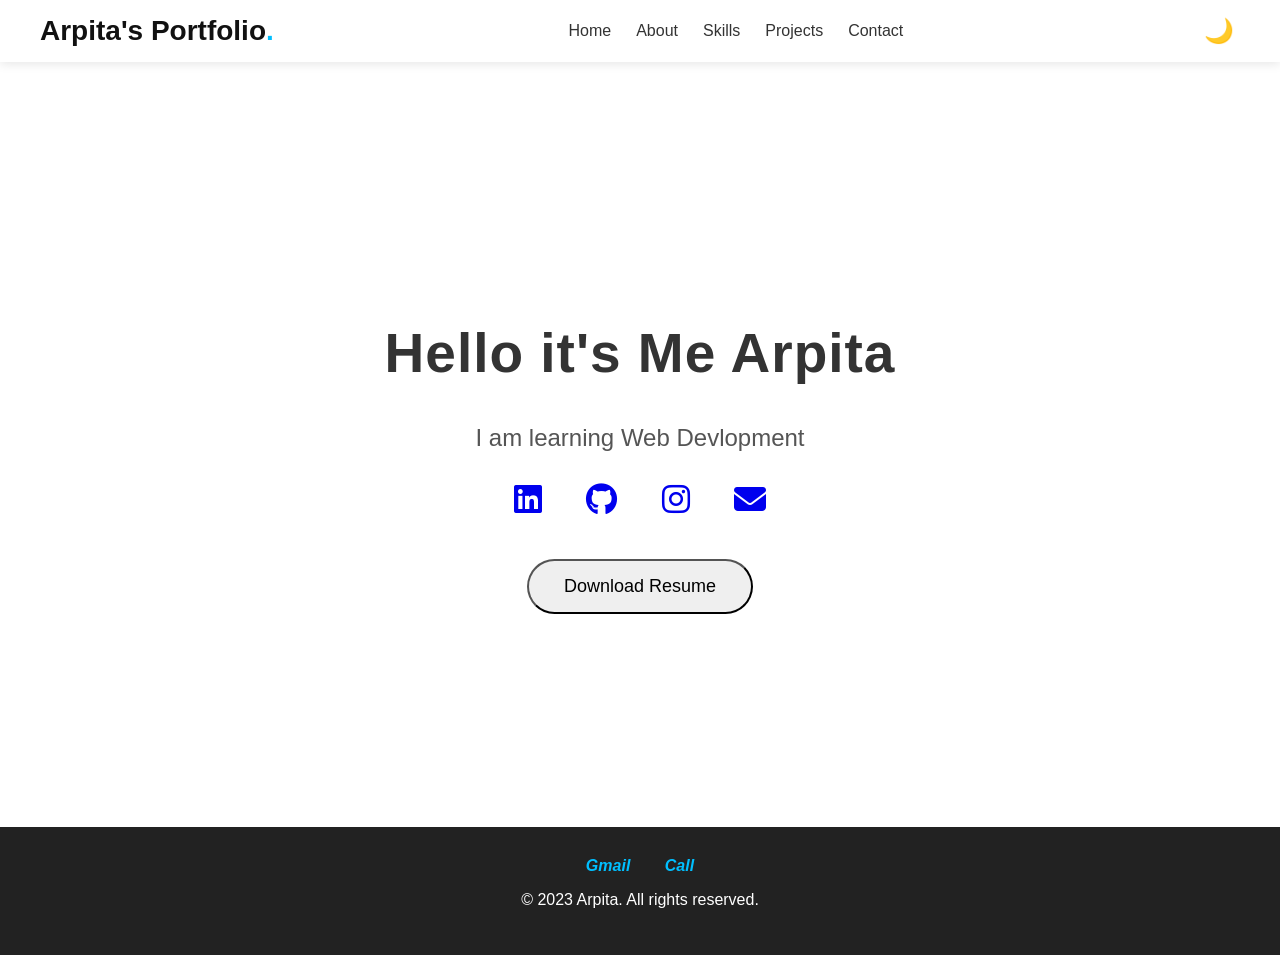
<file: index.html>
<!DOCTYPE html>
 <html lang="en">
 <head>
    <meta charset="UTF-8">
    <meta name="viewport" content="width=device-width, initial-scale=1.0">
    <title>Portfolio</title>
 <link rel="stylesheet" href="index.css">
    <link rel="stylesheet" href="https://cdnjs.cloudflare.com/ajax/libs/font-awesome/6.4.0/css/all.min.css">

</head>
<body>
<header>
    <div class="logo">Arpita's Portfolio<span>.</span></div>
    <nav>
        <ul>
       <li><a href="index.html">Home</a></li>
        <li><a href="about.html">About</a></li>
        <li><a href="skills.html">Skills</a></li>
        <li><a href="projects.html">Projects</a></li>
        <li><a href="contact.html">Contact</a></li>
        </ul>
    </nav>
    <button id="theme-toggle" title="Toggle Dark/Light Mode">🌙</button>
</header>
<section id="Home">
    <h2>Hello it's Me <span>Arpita</span></h2>
    <p>I am learning Web Devlopment</p>
    
    <div class="social-icons">
  <a href="https:/www.linkedin.com/in/arpita-singh-8ab872328" target="_blank"><i class="fa-brands fa-linkedin"></i></a>
  <a href="https://github.com/arpitasinghXI" target="_blank"><i class="fa-brands fa-github"></i></a>
  <a href="#"><i class="fa-brands fa-instagram"></i></a>
  <a href="mailto:arpi100singh@gmail.com" target="_blank"><i class="fa-solid fa-envelope"></i></a>
</div>
<button target="_blank" class="resume-btn">Download Resume</button>
</section>

<footer>
    <div class="footer-icons">
        <a href="mailto:arpi100@gmail.com"><i class="gmail-icon">Gmail</i></a>
        <a href="#"><i class="call-icon">Call</i></a>
    </div>
    <p>© 2023 Arpita. All rights reserved.</p>
</footer>
<!-- Tumhare baki ke sections (contact form, footer aadi) yahan upar honge -->

    <!-- Ye script body close hone se thik pehle honi chahiye -->
    <script>
        const toggleBtn = document.getElementById('theme-toggle');
        const body = document.body;

        // Ye line hume batayegi ki button mila ya nahi (Testing ke liye)
        console.log("Button status:", toggleBtn);

        if (toggleBtn) {
            if(localStorage.getItem('theme')=='dark'){
            body.classList.add('dark-mode'); 
             toggleBtn.textContent = '☀️'; 
            }

            toggleBtn.addEventListener('click', function() {
                body.classList.toggle('dark-mode');
                
                if (body.classList.contains('dark-mode')) {
                    toggleBtn.textContent = '☀️'; 
                    localStorage.setItem('theme','dark');
                } else {
                    toggleBtn.textContent = '🌙';
                    localStorage.setItem('theme','light');
                }
            });
        } else {
            console.log("Galti: Button nahi mil raha hai!");
        }
    </script>
</body>
</html>
</file>
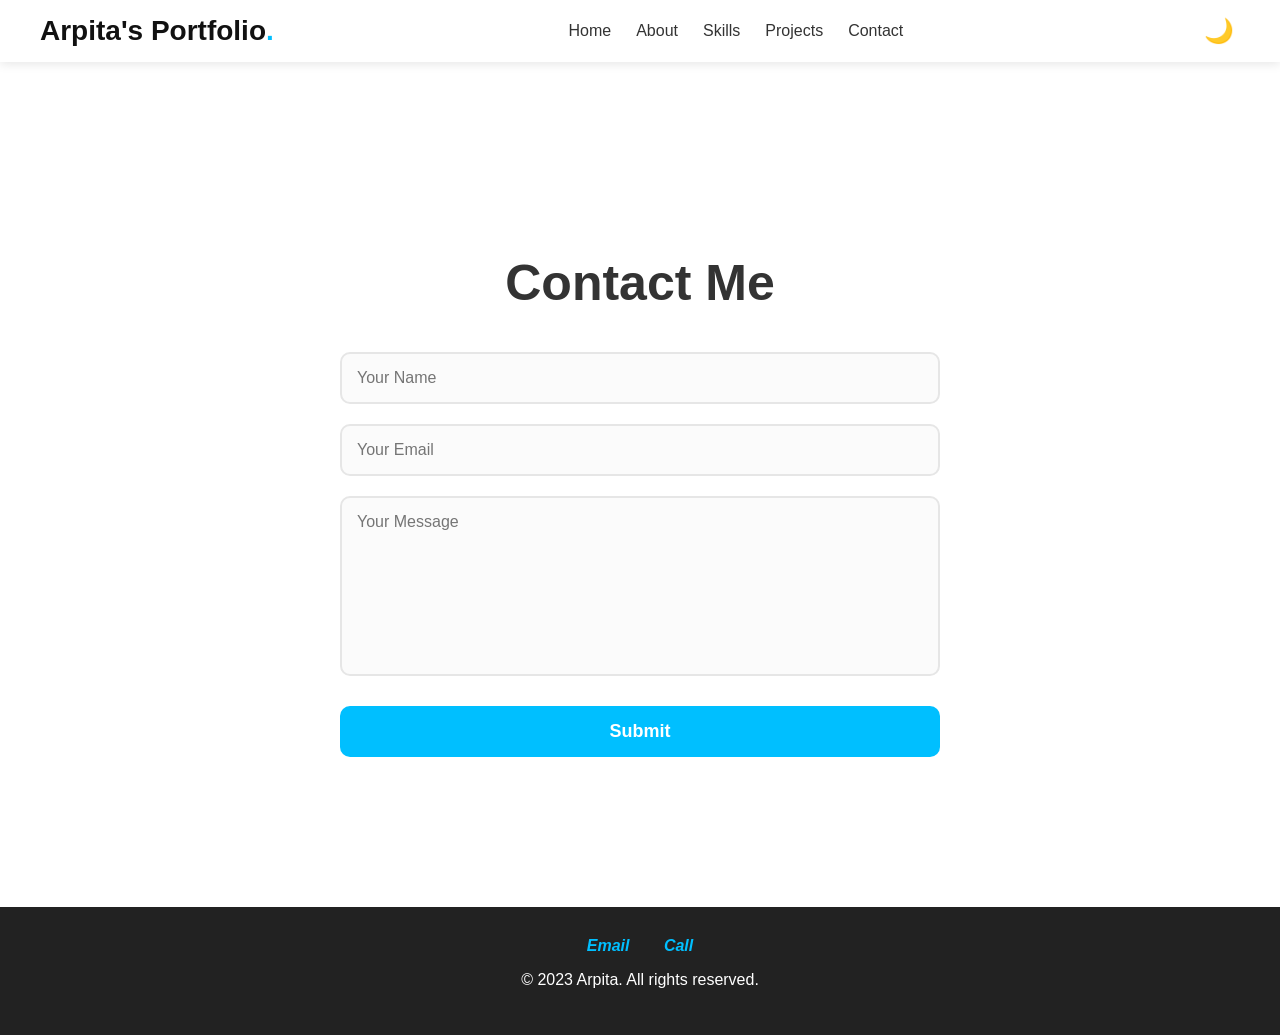
<file: contact.html>
<!DOCTYPE html>
 <html lang="en">
 <head>
    <meta charset="UTF-8">
    <meta name="viewport" content="width=device-width, initial-scale=1.0">
    <title>Portfolio</title>
 <link rel="stylesheet" href="index.css">
    <link rel="stylesheet" href="https://cdnjs.cloudflare.com/ajax/libs/font-awesome/6.4.0/css/all.min.css">

</head>
<body>
<header>
    <div class="logo">Arpita's Portfolio<span>.</span></div>
    <nav>
        <ul>
       <li><a href="index.html">Home</a></li>
        <li><a href="about.html">About</a></li>
        <li><a href="skills.html">Skills</a></li>
        <li><a href="projects.html">Projects</a></li>
        <li><a href="contact.html">Contact</a></li>
        </ul>
    </nav>
    <button id="theme-toggle" title="Toggle Dark/Light Mode">🌙</button>
</header>       
  <section id="contact">
    <h2>Contact Me</h2>
    <div class="contact-container">
        <!-- Form Start -->
        <form action="#" class="contact-form">
            <input type="text" placeholder="Your Name" required>
            <input type="email" placeholder="Your Email" required>
            <textarea rows="5" placeholder="Your Message" required></textarea>
            <button type="submit" class="read-btn">Submit</button>
        </form>
    </div>
</section>

<!-- Task 9: Semantic Footer -->
<footer>
    <div class="footer-icons">
        <a href="mailto:arpi100@email.com"><i class="email-icon">Email</i></a>
        <a href="#"><i class="call-icon">Call</i></a>
    </div>
    <p>© 2023 Arpita. All rights reserved.</p>
</footer>
<!-- Tumhare baki ke sections (contact form, footer aadi) yahan upar honge -->

    <!-- Ye script body close hone se thik pehle honi chahiye -->
    <script>
        const toggleBtn = document.getElementById('theme-toggle');
        const body = document.body;

        // Ye line hume batayegi ki button mila ya nahi (Testing ke liye)
        console.log("Button status:", toggleBtn);

        if (toggleBtn) {
        if(localStorage.getItem('theme')=='dark'){
            body.classList.add('dark-mode');
            toggleBtn.textContent='☀️';
        }
            toggleBtn.addEventListener('click', function() {
                body.classList.toggle('dark-mode');
                
                if (body.classList.contains('dark-mode')) {
                    toggleBtn.textContent = '☀️';
                    localStorage.setItem('theme','dark');
                } else {
                    toggleBtn.textContent = '🌙';
                    localStorage.setItem('theme','light');
                }
            });
        } else {
            console.log("Galti: Button nahi mil raha hai!");
        }
    </script>
</body>
</html>
</file>
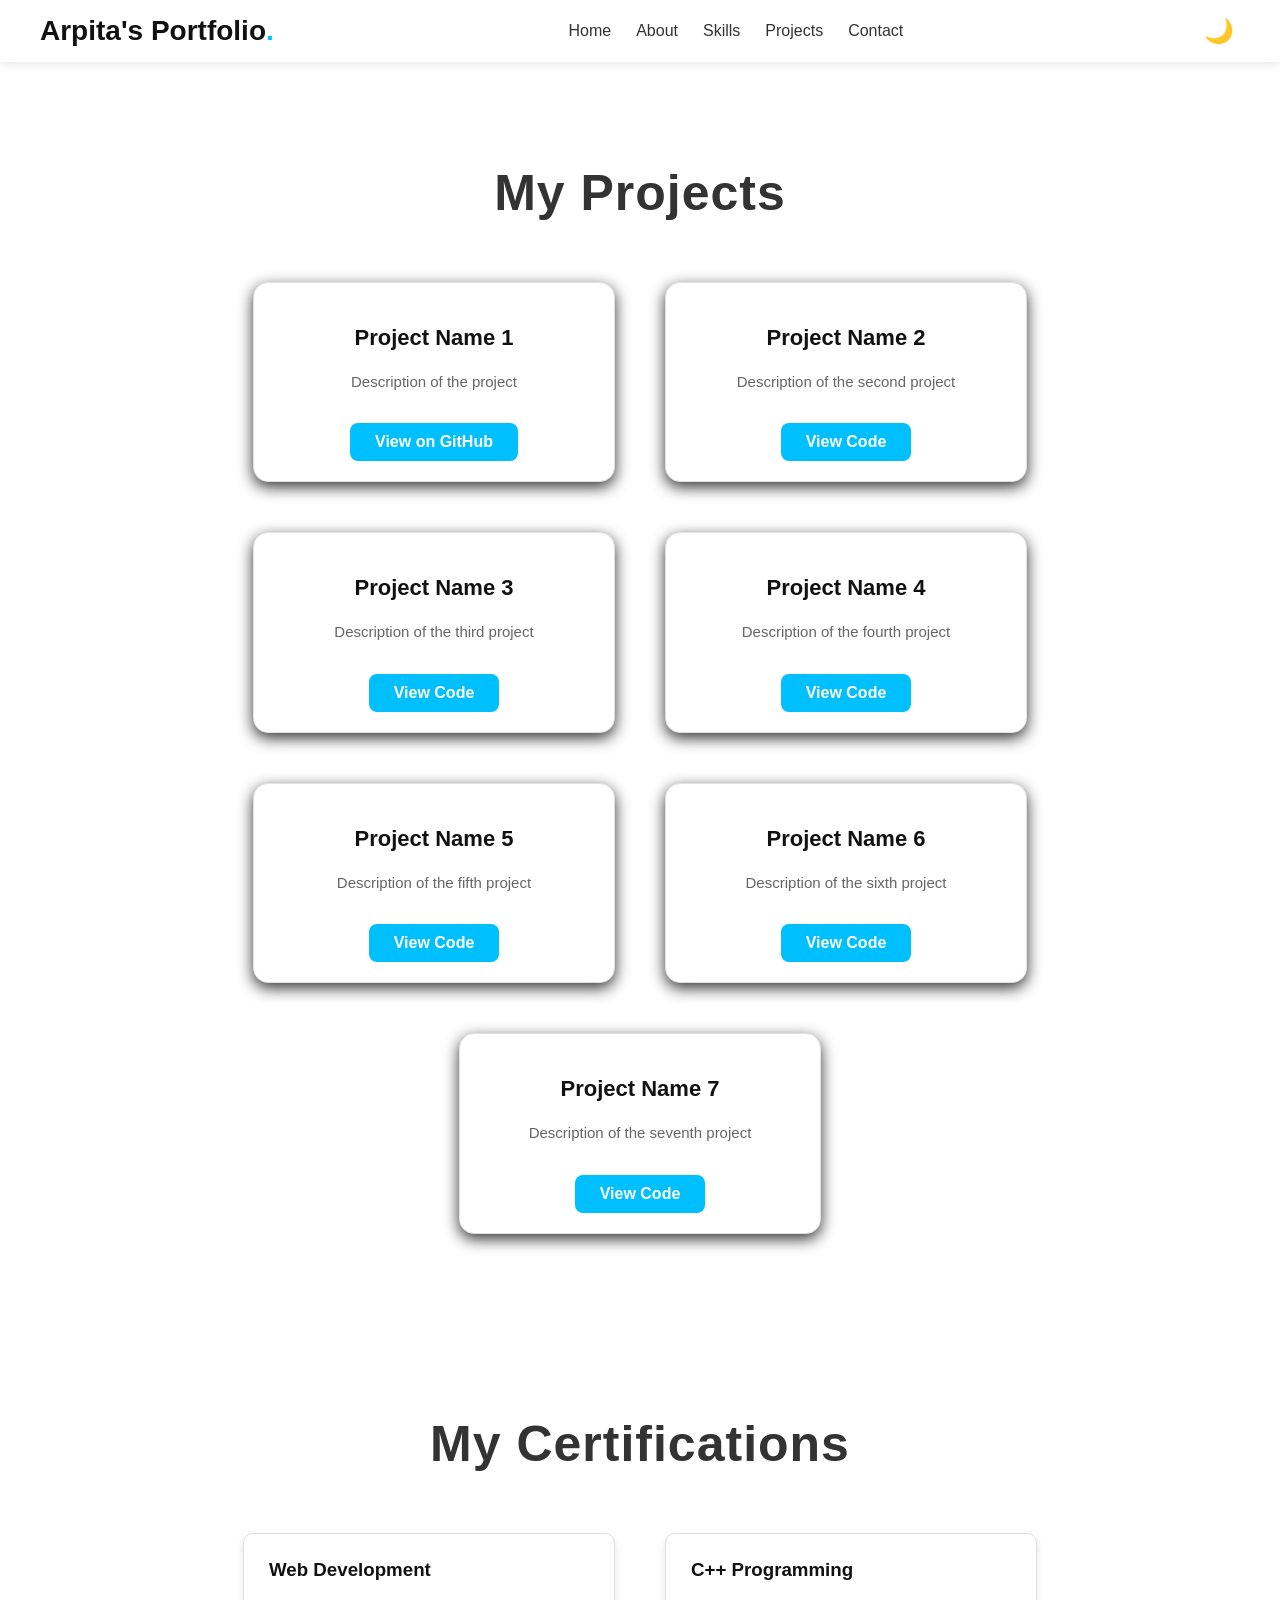
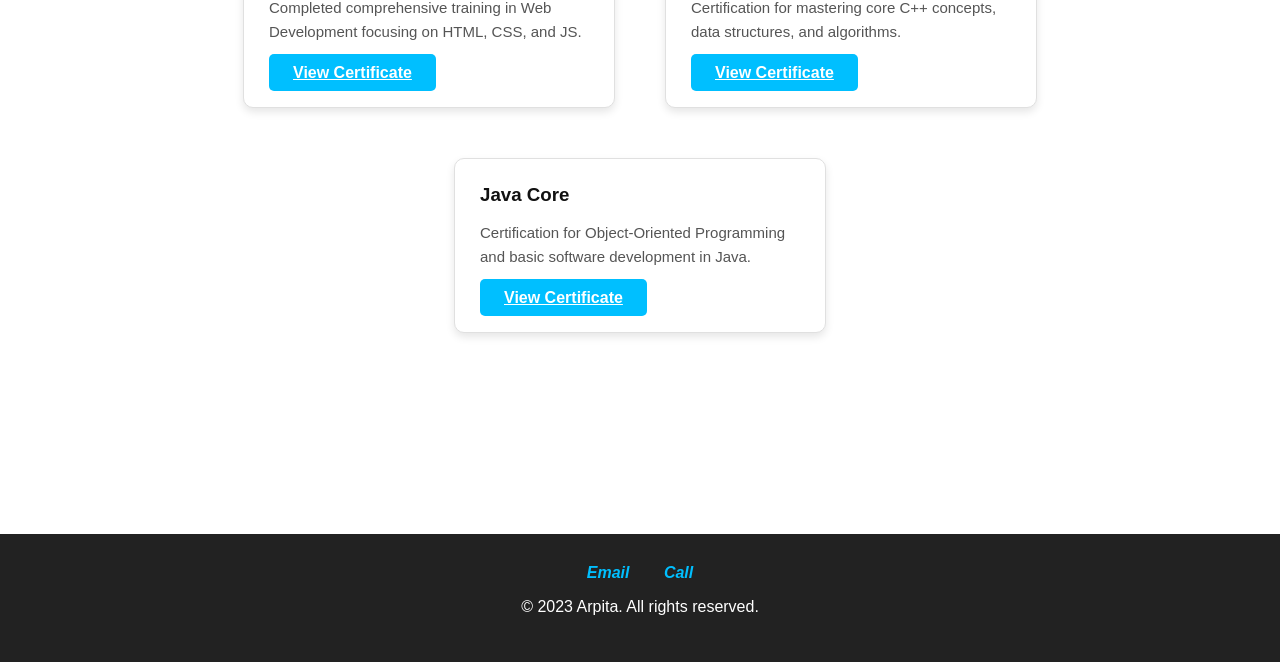
<file: projects.html>
<!DOCTYPE html>
 <html lang="en">
 <head>
    <meta charset="UTF-8">
    <meta name="viewport" content="width=device-width, initial-scale=1.0">
    <title>Portfolio</title>
 <link rel="stylesheet" href="index.css">
    <link rel="stylesheet" href="https://cdnjs.cloudflare.com/ajax/libs/font-awesome/6.4.0/css/all.min.css">

</head>
<body>
<header>
    <div class="logo">Arpita's Portfolio<span>.</span></div>
    <nav>
        <ul>
       <li><a href="index.html">Home</a></li>
        <li><a href="about.html">About</a></li>
        <li><a href="skills.html">Skills</a></li>
        <li><a href="projects.html">Projects</a></li>
        <li><a href="contact.html">Contact</a></li>
        </ul>
    </nav>
    <button id="theme-toggle" title="Toggle Dark/Light Mode">🌙</button>
</header>
  <section id="projects">
    <h2>My Projects</h2>
    <div class="projects-container">
        <div class="project-card">
            <h3>Project Name 1</h3>
            <p>Description of the project </p>
            <a href="#" target="_blank"    class="read-btn">View on GitHub</a>
        </div>
        <div class="project-card">
            <h3>Project Name 2</h3>
            <p>Description of the second project</p>
            <a href="#" target="_blank"    class="read-btn">View Code</a>
        </div>   
        <div class="project-card">
            <h3>Project Name 3</h3>
            <p>Description of the third project</p>
            <a href="#"  target="_blank"     class="read-btn">View Code</a>
        </div>  
        <div class="project-card">
            <h3>Project Name 4</h3>
            <p>Description of the fourth project</p>
            <a href="#"  target="_blank"  class="read-btn">View Code</a>
        </div>   
        <div class="project-card">
            <h3>Project Name 5</h3>
            <p>Description of the fifth project</p>
            <a href="#"   target="_blank" class="read-btn">View Code</a>
        </div>  
        <div class="project-card">
            <h3>Project Name 6</h3>
            <p>Description of the sixth project</p>
            <a href="#" target="_blank" class="read-btn">View Code</a>
        </div>  
        <div class="project-card">
            <h3>Project Name 7</h3>
            <p>Description of the seventh project</p>
            <a href="#"  target="_blank" class="read-btn">View Code</a>
        </div>  
     </div>
     <section id="certifications">
    <h2>My Certifications</h2>
    
    <div class="cert-container">
        <!-- Certificate Card 1 -->
        <div class="cert-card">
            <h3>Web Development</h3>
            <p>Completed comprehensive training in Web Development focusing on HTML, CSS, and JS.</p>
            <!-- href mein apne certificate ki image ka naam daalna -->
            <a href="web-certificate.jpg" target="_blank" class="read-btn">View Certificate</a>
        </div>

        <!-- Certificate Card 2 -->
        <div class="cert-card">
            <h3>C++ Programming</h3>
            <p>Certification for mastering core C++ concepts, data structures, and algorithms.</p>
            <a href="C++-certificate.jpeg" target="_blank" class="read-btn">View Certificate</a>
        </div>

        <!-- Certificate Card 3 -->
        <div class="cert-card">
            <h3>Java Core</h3>
            <p>Certification for Object-Oriented Programming and basic software development in Java.</p>
            <a href="java-certificate.jpeg" target="_blank" class="read-btn">View Certificate</a>
        </div>
    </div>
</section>
  </section> 
  

<!-- Task 9: Semantic Footer -->
<footer>
    <div class="footer-icons">
        <a href="mailto:arpi100@email.com"><i class="email-icon">Email</i></a>
        <a href="#"><i class="call-icon">Call</i></a>
    </div>
    <p>© 2023 Arpita. All rights reserved.</p>
</footer>
<!-- Tumhare baki ke sections (contact form, footer aadi) yahan upar honge -->

    <!-- Ye script body close hone se thik pehle honi chahiye -->
    <script>
        const toggleBtn = document.getElementById('theme-toggle');
        const body = document.body;

        // Ye line hume batayegi ki button mila ya nahi (Testing ke liye)
        console.log("Button status:", toggleBtn);

        if (toggleBtn) {
            if(localStorage.getItem('theme')=='dark'){
                body.classList.add('dark-mode');
                toggleBtn.textContent=' ☀️';
            }
            toggleBtn.addEventListener('click', function() {
                body.classList.toggle('dark-mode');
                
                if (body.classList.contains('dark-mode')) {
                    toggleBtn.textContent = '☀️'; 
                    localStorage.setItem('theme','dark');
                } else {
                    toggleBtn.textContent = '🌙';
                    localStorage.setItem('theme','light');
                }
            });
        } else {
            console.log("Galti: Button nahi mil raha hai!");
        }
    </script>
</body>
</html>
</file>
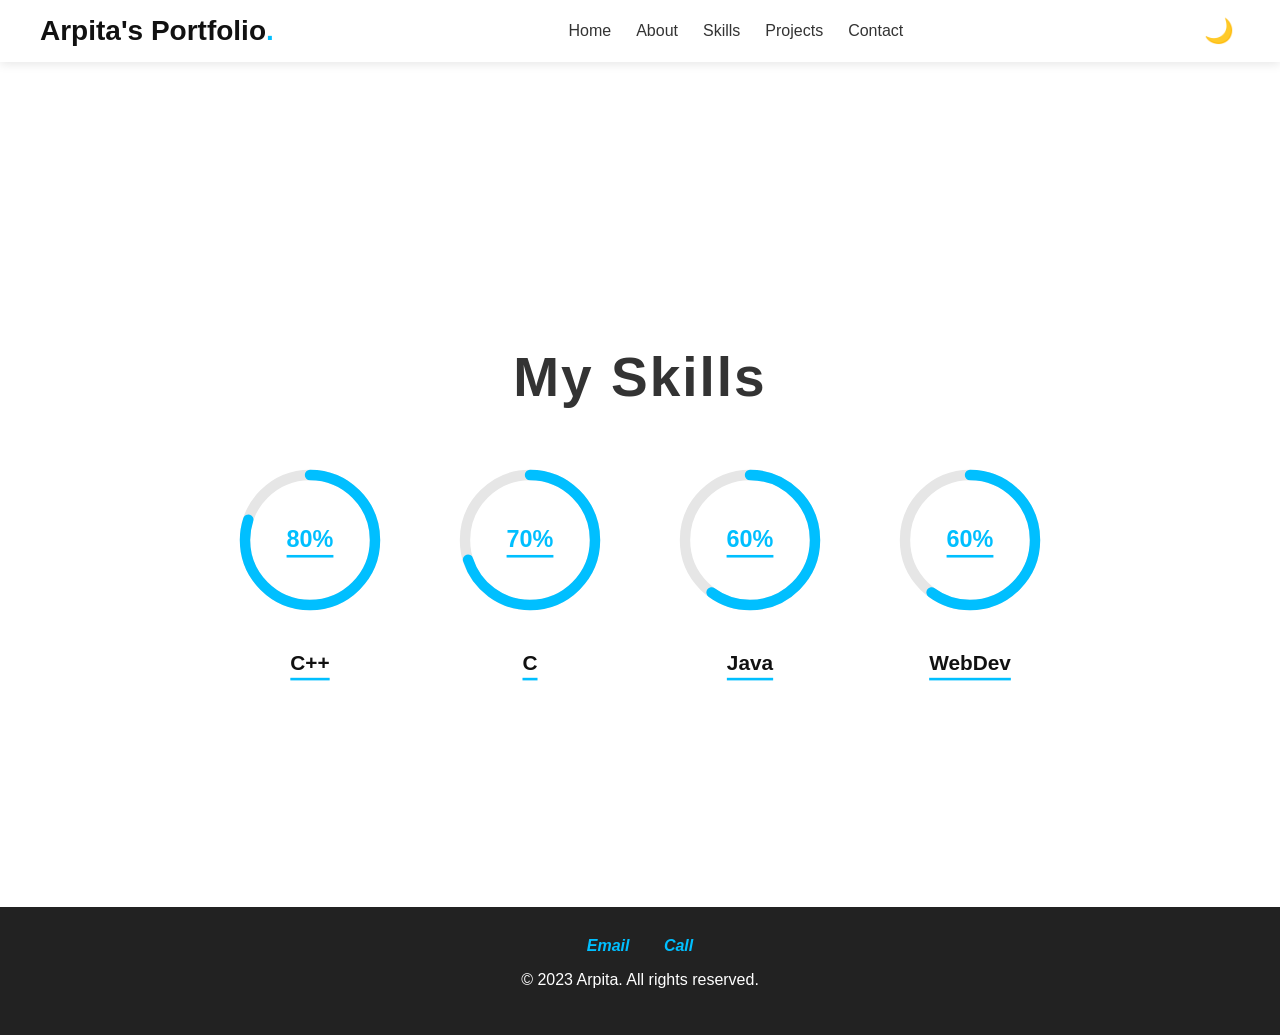
<file: skills.html>
<!DOCTYPE html>
 <html lang="en">
 <head>
    <meta charset="UTF-8">
    <meta name="viewport" content="width=device-width, initial-scale=1.0">
    <title>Portfolio</title>
 <link rel="stylesheet" href="index.css">
    <link rel="stylesheet" href="https://cdnjs.cloudflare.com/ajax/libs/font-awesome/6.4.0/css/all.min.css">

</head>
<body>
<header>
    <div class="logo">Arpita's Portfolio<span>.</span></div>
    <nav>
        <ul>
       <li><a href="index.html">Home</a></li>
        <li><a href="about.html">About</a></li>
        <li><a href="skills.html">Skills</a></li>
        <li><a href="projects.html">Projects</a></li>
        <li><a href="contact.html">Contact</a></li>
        </ul>
    </nav>
    <button id="theme-toggle" title="Toggle Dark/Light Mode">🌙</button>
</header>

<section id="skills">
    <h2>My Skills</h2>
    <div class="skills-container">
        
        <!-- Skill 1: C++ (80%) -->
        <div class="skill-card">
            <div class="circular-progress">
                <svg>
                    <circle class="bg-circle" cx="60" cy="60" r="50"></circle>
                    <circle class="progress-circle cpp-progress" cx="60" cy="60" r="50"></circle>
                </svg>
                <span class="percentage">80%</span>
            </div>
            <p>C++</p>
        </div>

        <!-- Skill 2: C (70%) -->
        <div class="skill-card">
            <div class="circular-progress">
                <svg>
                    <circle class="bg-circle" cx="60" cy="60" r="50"></circle>
                    <circle class="progress-circle c-progress" cx="60" cy="60" r="50"></circle>
                </svg>
                <span class="percentage">70%</span>
            </div>
            <p>C</p>
        </div>

        <!-- Skill 3: Java (60%) -->
         <div class="skill-card">
            <div class="circular-progress">
                <svg>
         <circle class="bg-circle" cx="60" cy="60" r="50"></circle>
                    <circle class="progress-circle java-progress" cx="60" cy="60" r="50"></circle>
                </svg>
                <span class="percentage">60%</span>
            </div>
            <p>Java</p>
         </div>
         <div class="skill-card">
            <div class="circular-progress">
                <svg>
         <circle class="bg-circle" cx="60" cy="60" r="50"></circle>
                    <circle class="progress-circle WebDev-progress" cx="60" cy="60" r="50"></circle>
                </svg>
                <span class="percentage">60%</span>
            </div>
            <p>WebDev</p>
         </div>
    </div>
</section>
<!-- Task 9: Semantic Footer -->
<footer>
    <div class="footer-icons">
        <a href="mailto:arpi100@email.com"><i class="email-icon">Email</i></a>
        <a href="#"><i class="call-icon">Call</i></a>
    </div>
    <p>© 2023 Arpita. All rights reserved.</p>
</footer>
<!-- Tumhare baki ke sections (contact form, footer aadi) yahan upar honge -->

    <!-- Ye script body close hone se thik pehle honi chahiye -->
    <script>
        const toggleBtn = document.getElementById('theme-toggle');
        const body = document.body;

        // Ye line hume batayegi ki button mila ya nahi (Testing ke liye)
        console.log("Button status:", toggleBtn);

        if (toggleBtn) {
            if(localStorage.getItem('theme')=='dark'){
                body.classList.add('dark-mode');
                toggleBtn.textContent='☀️';
            }
            toggleBtn.addEventListener('click', function() {
                body.classList.toggle('dark-mode');
                
                if (body.classList.contains('dark-mode')) {
                    toggleBtn.textContent = '☀️'; 
                    localStorage.setItem('theme','dark');
                } else {
                    toggleBtn.textContent = '🌙';
                    localStorage.setItem('theme','light');
                }
            });
        } else {
            console.log("Galti: Button nahi mil raha hai!");
        }
    </script>
</body>
</html>
</file>
<file: index.css>
body {
  font-family: Arial, sans-serif;
  margin: 0;
  padding: 0;
  color: #333;
}
/* --- Navbar Styling --- */
header {
    display: flex;
    justify-content: space-between;
    align-items: center;
    padding: 15px 40px;
    background-color: #ffffff;
    box-shadow: 0 2px 10px rgba(0, 0, 0, 0.1);
    position: sticky; /* Jisse scroll karne par Navbar upar fix rahe */
    top: 0;
    z-index: 1000;
    transition: background-color 0.3s ease;
}

.logo {
    font-size: 28px;
    font-weight: bold;
    color: #111;
}

.logo span {
    color: #00bfff; /* Tumhara blue theme color */
}

nav ul {
    list-style: none;
    display: flex;
    gap: 25px;
    margin: 0;
    padding: 0;
}

nav ul li a {
    text-decoration: none;
    color: #333;
    font-weight: 500;
    transition: color 0.3s ease;
}

nav ul li a:hover {
    color: #00bfff;
}

#theme-toggle {
    background: none;
    border: none;
    font-size: 24px;
    cursor: pointer;
    transition: transform 0.3s ease;
}

#theme-toggle:hover {
    transform: scale(1.1);
}

/* --- Dark Mode Classes (Jab toggle button dabega tab ye apply hongi) --- */
body {
    transition: background-color 0.3s ease, color 0.3s ease;
}

body.dark-mode {
    background-color: #1a1a1a;
    color: #f0f0f0;
}

body.dark-mode header {
    background-color: #222;
    box-shadow: 0 2px 10px rgba(255, 255, 255, 0.05);
}

body.dark-mode .logo, body.dark-mode nav ul li a, body.dark-mode h2 {
    color: #ffffff;
}

/* Projects card ko dark mode mein theek karne ke liye */
body.dark-mode .project-card {
    background-color: #2a2a2a;
    border-color: #444;
}

body.dark-mode .project-card h3, body.dark-mode .project-card p {
    color: #e0e0e0;
}

/* Home Section ka naya Professional Setup */
#Home {
    min-height: 85vh;
    display: flex;
    flex-direction: column;
    justify-content: center;
    align-items: center; /* Sab kuch horizontal centre mein laane ke liye */
    text-align: center;  /* Text ko exactly beech mein align karne ke liye */
    padding: 0 20px;
}

/* Naam ko bada aur bold karne ke liye */
#Home h2 {
    font-size: 55px; /* Size kaafi bada kiya hai */
    margin-bottom: 15px;
    letter-spacing: 1px;
}

/* Paragraph ko padhne layak bada karne ke liye */
#Home p {
    font-size: 24px;
    margin-bottom: 30px;
    color: #555;
}

/* Social icons (LinkedIn, GitHub, Email) ko bada karne ke liye */
#Home .social-icons {
    margin-bottom: 40px;
}

#Home .social-icons a {
    font-size: 32px; /* Icons ko bada aur clear kiya hai */
    margin: 0 20px;  /* Icons ke beech mein achha gap diya hai */
    transition: 0.3s;
}

/* Button ko bada aur clickable banane ke liye */
#Home .resume-btn {
    font-size: 18px;
    padding: 15px 35px;
    border-radius: 30px; /* Thoda gol (rounded) button */
}
#home h1 span {
  color: #007BFF;
}
/* Profile Image */
.profile-img {
  width: 150px;
  height: 150px;
  border-radius: 50%;
  margin: 20px 0;
  transition: transform 0.3s ease;
}
.profile-img:hover {
  transform: scale(1.1);
}

/* Resume Button */
.resume-btn:hover {
  background: #0056b3;
  cursor: pointer;
}

#about {
    min-height:  85vh;;
  padding: 40px 20px ;
  display: flex;
  flex-direction: column;
  align-items: center;
  justify-content: center;
}
h2{
  margin-bottom: 20px;
}
.about-container {
  display: flex;
  align-items:center;
  justify-content: center;
  gap: 40px;          /* balanced spacing */
  flex-wrap: wrap;    /* responsive */
}

.about-img {
 max-width: 380px;
  font-size: 10px;
}

.about-text {   /* text box limit */
  max-width: 650px;
  font-size: 18px;
}
.about-text p{
  line-height:1.6;
  color: #333;
  margin-bottom: 20px;
}

.read-btn {
  margin-top: 10px;
  padding: 10px 24px;
  background-color: #00bfff;
  color: white;
  border: none;
  border-radius: 5px;
  font-weight: bold;
  cursor: pointer;
  transition: background-color 0.3s ease;
}
.read-btn:hover{
  background-color: #008ecc;
}

#skills {
  min-height: 85vh;
  display: flex;
  flex-direction: column;
  justify-content: center;
  align-items: center;
  padding: 40px 20px;

}
#skills h2{
    font-size: 55px;
    margin-bottom: 80px;
    text-align: center;
    letter-spacing: 2px;
}
.skills-container {
  display: flex;
  flex-wrap: wrap;                           
  justify-content: center;
  align-items: center;
  gap: 100px;
  max-width: 1000px;
  width: 100%;
}
/* Skill item ko center rakhne ke liye */
.skill-card {
    display: flex;
    flex-direction: column;
    align-items: center;
    font-weight: bold;
    color: #111;
    transform: scale(1.3);
    transition: 0.3s ease-in-out;
}
.skill-card:hover{
    transform: scale(1.4);
}

/* SVG aur Circle ka setup */
.circular-progress {
    position: relative;
    width: 120px;
    height: 120px;
    margin-bottom: 10px;
}

.circular-progress svg {
    width: 120px;
    height: 120px;
    transform: rotate(-90deg); /* Animation ko top (upar) se shuru karne ke liye */
}

/* Circle ki line motai aur style */
.circular-progress circle {
    fill: none;
    stroke-width: 8px; /* Border ki motai */
    stroke-linecap: round; /* Kinare gol karne ke liye */
}

/* Piche wala halka grey circle */
.bg-circle {
    stroke: #e6e6e6; 
}

/* Upar aane wala Blue color ka progress circle */
.progress-circle {
    stroke: #00bfff; /* Aapka theme color */
    stroke-dasharray: 314; /* Circle ki poori lambaai (Circumference) */
    stroke-dashoffset: 314; /* Shuru mein isko poora chupa diya gaya hai */
}

/* Percentage text ko circle ke bilkul beech mein laane ke liye */
.percentage {
    position: absolute;
    top: 50%;
    left: 50%;
    transform: translate(-50%, -50%);
    font-size: 18px;
    color: #00bfff;
}

/* --- ANIMATIONS (Smoothly Fill Hote Hue) --- */

/* C++ ke liye (80%) */
.cpp-progress {
    animation: anim-cpp 2s ease-out forwards;
}
@keyframes anim-cpp {
    /* 314 ka 80% bharna hai, bacha hua 62.8 khali rahega */
    100% { stroke-dashoffset: 62.8; } 
}

/* C ke liye (70%) */
.c-progress {
    animation: anim-c 2s ease-out forwards;
}
@keyframes anim-c {
    /* 314 ka 70% bharega, bacha 94.2 */
    100% { stroke-dashoffset: 94.2; }
}

/* Java ke liye (60%) */
.java-progress {
    animation: anim-java 2s ease-out forwards;
}
@keyframes anim-java {
    /* 314 ka 60% bharega, bacha 125.6 */
    100% { stroke-dashoffset: 125.6; }
}
.WebDev-progress{
  animation:anim-WebDev 2s ease-out forwards;
}
@keyframes anim-WebDev{
  100%{stroke-dashoffset:125.6;}
}

/* Projects Section Alignment */
#projects {
    min-height:80vh;
    display: flex;
    flex-direction: column;
    align-items: center;
    justify-content: center;
    padding: 60px 20px; /* Baki sections ke jaisa same padding */
    
}
#projects h2{
    font-size: 50px;
    margin-bottom: 60px;
    text-align: center;
    letter-spacing: 1px;
}

.projects-container {
    display: flex;
    flex-wrap: wrap;
    justify-content: center;
    gap: 50px;
    max-width: 1100px;
    width: 100%;
}

/* Project Card ki Styling */
.project-card {
    background-color: #ffffff;
    border: 1px solid #e0e0e0; /* Halka sa border */
    border-radius: 15px; /* Gol kinare */
    padding: 20px;
    width: 320px; /* Card ki chaudai (width) */
    box-shadow: 0 5px 15px rgba(0, 0, 0, 0.8);
     text-align: center;
    transition: all 0.3s ease-in-out;
    cursor: pointer;
}                              


/* Jab mouse card ke upar jayega (Hover effect) */
.project-card:hover {
    transform: translateY(-12px); /* Card thoda sa upar uthega */
    box-shadow: 0 15px 30px rgba(0, 191, 255, 0.2); /* Shadow thodi dark ho jayegi */
}
.project-card img{
    width: 100%;
    height: 180px;
    object-fit: cover;
    border-radius: 10px;
    margin-bottom: 15px;
}

.project-card h3 {
    font-size: 22px;
    color: #111;
    margin-bottom: 20px;
}

.project-card p {
    font-size: 15px;
    color: #666;
    line-height: 1.5;
    margin-bottom: 20px;
}
.project-card .read-btn{
    display: inline-block;
    padding: 10px 25px;
    background-color: #00bfff;
    color: white;
    text-decoration: none;
    border-radius: 8px;
    font-weight: bold;
    transition: 0.3s ease
}
.project-card .read-btn:hover{
    background-color: #0099cc;
}
/* Certifications Section Styling */
#certifications {
    padding: 60px 20px;
    min-height: 80vh;
    display: flex;
    flex-direction: column;
    align-items: center;
    justify-content: center;
}
#certifications h2{
    font-size: 50px;
    margin-bottom: 60px;
    text-align: center;
    letter-spacing: 1px;
}

.cert-container {
    display: flex;
    flex-wrap: wrap;
    justify-content: center;
    gap: 50px;
    max-width: 1100px;
    width: 100%;
}

.cert-card {
    background-color: #ffffff;
    border: 1px solid #e0e0e0;
    border-radius: 10px;
    padding: 25px;
    width: 320px;
    box-shadow: 0 4px 8px rgba(0, 0, 0, 0.1);
    transition: transform 0.3s ease, box-shadow 0.3s ease;
}

.cert-card:hover {
    transform: translateY(-8px);
    box-shadow: 0 8px 16px rgba(0, 0, 0, 0.2);
}

.cert-card h3 {
    margin-top: 0;
    color: #111;
    margin-bottom: 12px;
}

.cert-card p {
    color: #555;
    line-height: 1.6;
    margin-bottom: 20px;
    font-size: 15px;
}

/* Dark Mode ke liye Certifications Card ki CSS */
body.dark-mode .cert-card {
    background-color: #2a2a2a;
    border-color: #444;
}

body.dark-mode .cert-card h3, body.dark-mode .cert-card p {
    color: #e0e0e0;
}
/* Contact Section */

/* 1. Poore Contact Section ko center mein rakhne ke liye */
#contact {
    min-height: 85vh;
    display: flex;
    flex-direction: column;
    align-items: center;
    justify-content: center;
    padding: 40px 20px;
}

#contact h2 {
    font-size: 50px;
    margin-bottom: 40px;
    text-align: center;
}

/* 2. Container ko poori width dene ke liye */
.contact-container {
    width: 100%;
    display: flex;
    justify-content: center;
}

/* 3. ASLI CHAUDAI (WIDTH): Form ko zabardasti failane ke liye */
.contact-form {
    width: 100%;
    min-width: 450px; /* Ye form ko sikudne nahi dega */
    max-width: 600px; /* Ye maximum chaudai hai */
    display: flex;
    flex-direction: column;
    gap: 20px;
}

/* 4. Boxes (Input aur Message) ko chouda aur bada karne ke liye */
.contact-form input,
.contact-form textarea {
    width: 100%;
    padding: 15px;
    font-size: 16px;
    border: 2px solid #e6e6e6;
    border-radius: 10px;
    outline: none;
    background-color: #fbfbfb;
    font-family: inherit;
    box-sizing: border-box; /* Zaroori: ye boxes ko set rakhega */
}

/* Click karne par border blue */
.contact-form input:focus,
.contact-form textarea:focus {
    border-color: #00bfff;
}

/* 5. Message Box ki height badhane ke liye */
.contact-form textarea {
    height: 180px; 
    resize: none;
}

/* 6. Submit Button ko lamba aur chouda karne ke liye */
.contact-form button {
    width: 100%;
    padding: 15px;
    font-size: 18px;
    background-color: #00bfff;
    color: white;
    border: none;
    border-radius: 10px;
    font-weight: bold;
    cursor: pointer;
    transition: 0.3s ease;
}

.contact-form button:hover {
    background-color: #0099cc;
}

/* Footer Section */
footer {
    background-color: #222;
    color: white;
    text-align: center;
    padding: 30px 20px;
}

.footer-icons a {
    color: #00bfff;
    margin: 0 15px;
    text-decoration: none;
    font-weight: bold;
}

body.dark-mode p,
body.dark-mode h1,
body.dark-mode h2,
body.dark-mode h3,
body.dark-mode h4,
body.dark-mode h5,
body.dark-mode h6,
body.dark-mode span,
body.dark-mode footer,
body.dark-mode footer p,
body.dark-mode .skill-card {
    color: #ffffff;
}
body.dark-mode #Home p{
    color:#ffffff;
}

body.dark-mode .about-content p,
body.dark-mode .home-content p {
    color: #e0e0e0; 
}
/* Skills ke naam ko stylish underline karne ke liye */
.skill-card h3, 
.skill-card p,
.skill-card span {
    text-decoration: underline;
    text-decoration-color: #00bfff; /* Underline ko tumhare theme wale cyan/blue color ka karega */
    text-decoration-thickness: 2px; /* Line ko thoda mota aur clear banayega */
    text-underline-offset: 6px; /* Line ko text se thoda niche khiskayega taaki padhne me saaf lage */
}

@media (max-width: 768px) {
    /* 1. Screen ko horizontal scroll se rokna */
    body, html { 
        overflow-x: hidden !important; 
    }

    /* 2. Navbar ko ekdum theek center mein vertical karna */
    header { 
        display: flex !important; 
        flex-direction: column !important; 
        align-items: center !important; 
        text-align: center !important; 
        padding: 20px 10px !important; 
    }
    header nav { 
        margin-top: 15px !important; 
        width: 100% !important; 
    }
    header nav ul { 
        display: flex !important; 
        flex-direction: column !important; 
        align-items: center !important; 
        gap: 15px !important; 
        padding: 0 !important; 
    }
    header nav ul li { 
        margin: 0 !important; 
    }

    /* 3. Projects aur Skills ko mobile mein theek se dikhana */
    .project-card, .skill-card { 
        width: 90% !important; 
        margin: 15px auto !important; 
    }
    .skills-container, .projects-container { 
        display: flex !important; 
        flex-direction: column !important; 
        align-items: center !important; 
    }

    /* 4. Contact Form ko finally 100% Center Align karna */
    section#contact, .contact-container, .contact { 
        width: 100% !important; 
        display: flex !important; 
        justify-content: center !important; 
        padding: 20px 0 !important;
    }
    .contact-form, form { 
        width: 80% !important;
        width: 85vw !important; 
        max-width: 300px !important; 
        margin: 0 auto !important; 
        padding: 20px !important; 
        box-sizing: border-box !important; 
        display: flex !important;
        flex-direction: column !important;
        align-items: stretch !important;
    }
    form input, form textarea, form button, .contact-form input, .contact-form textarea, .contact-form button { 
        width: 100% !important; 
        max-width: 100% !important;
        box-sizing: border-box !important; 
        margin: 8px 0 !important; 
        margin-left: 0 !important;
        margin-right: 0 !important;
        padding: 10px !important;
        display: block !important;
        float: none !important;

    }
}
</file>
